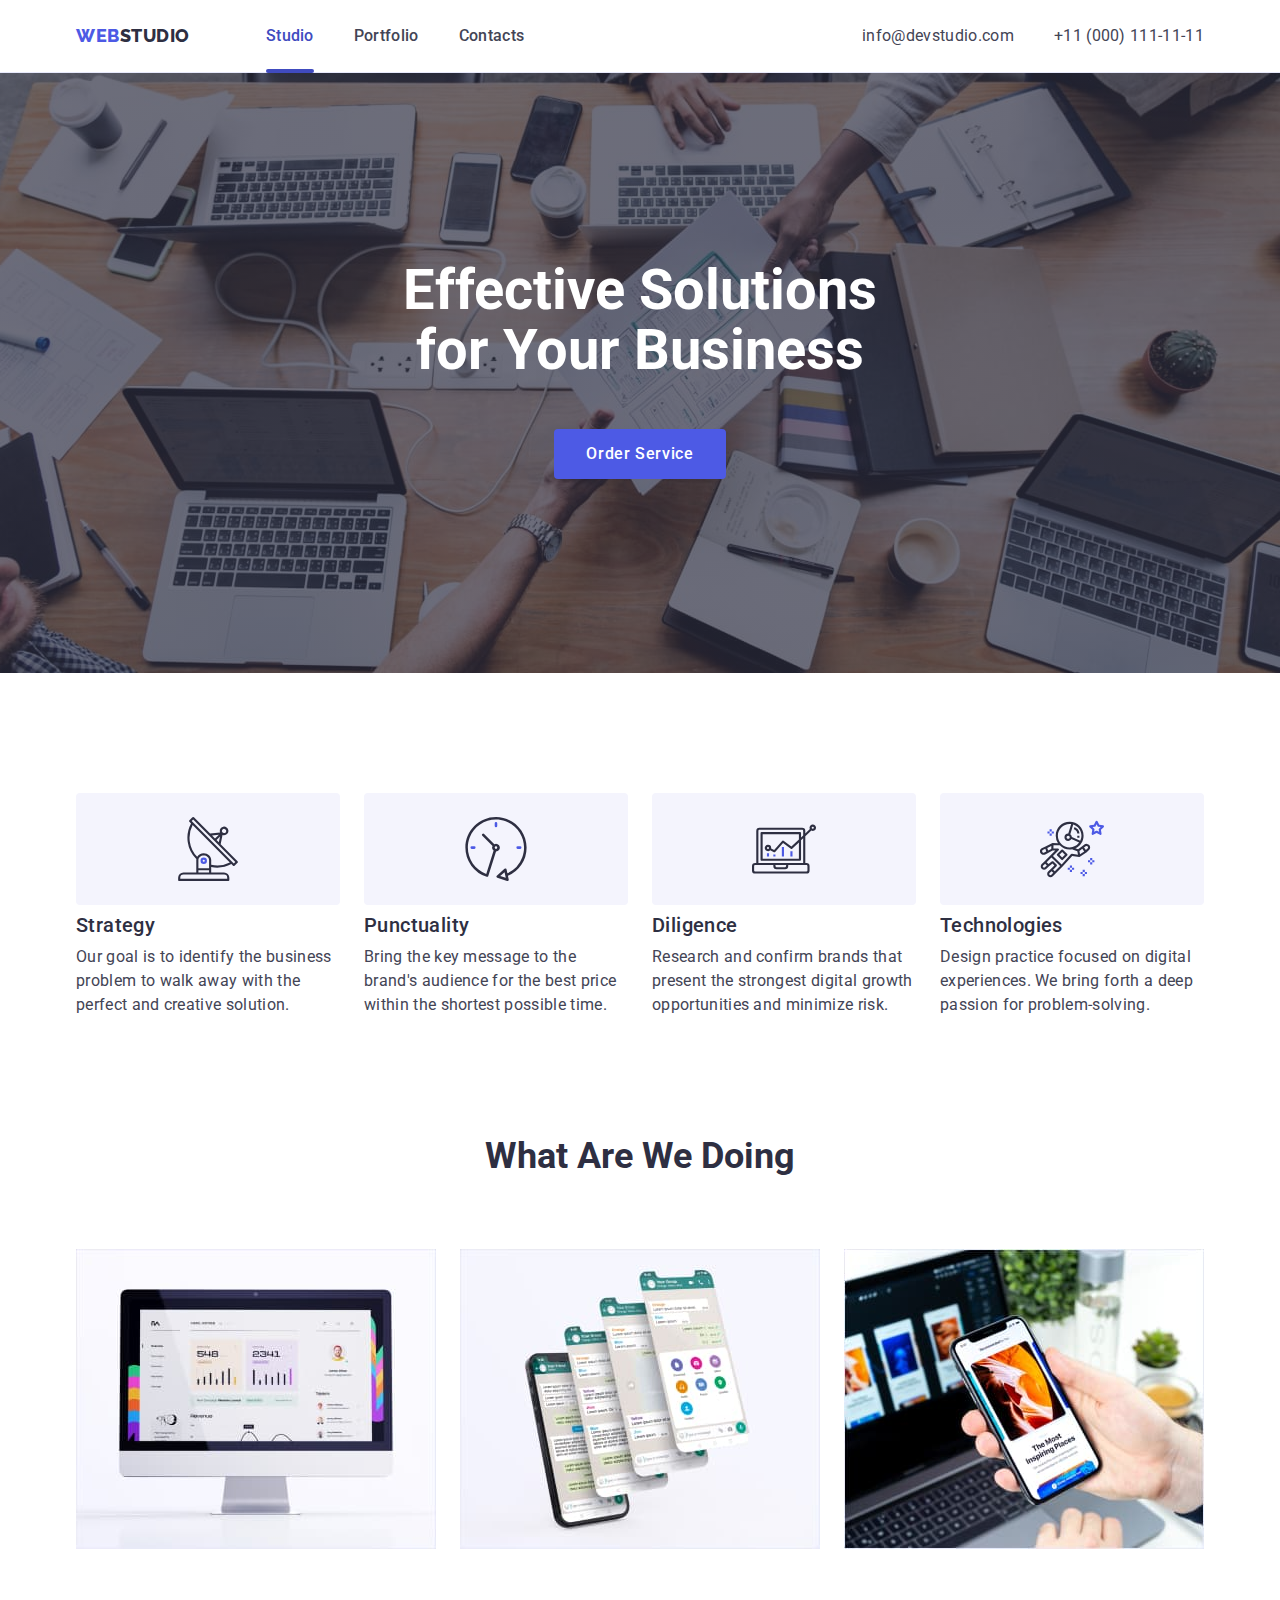
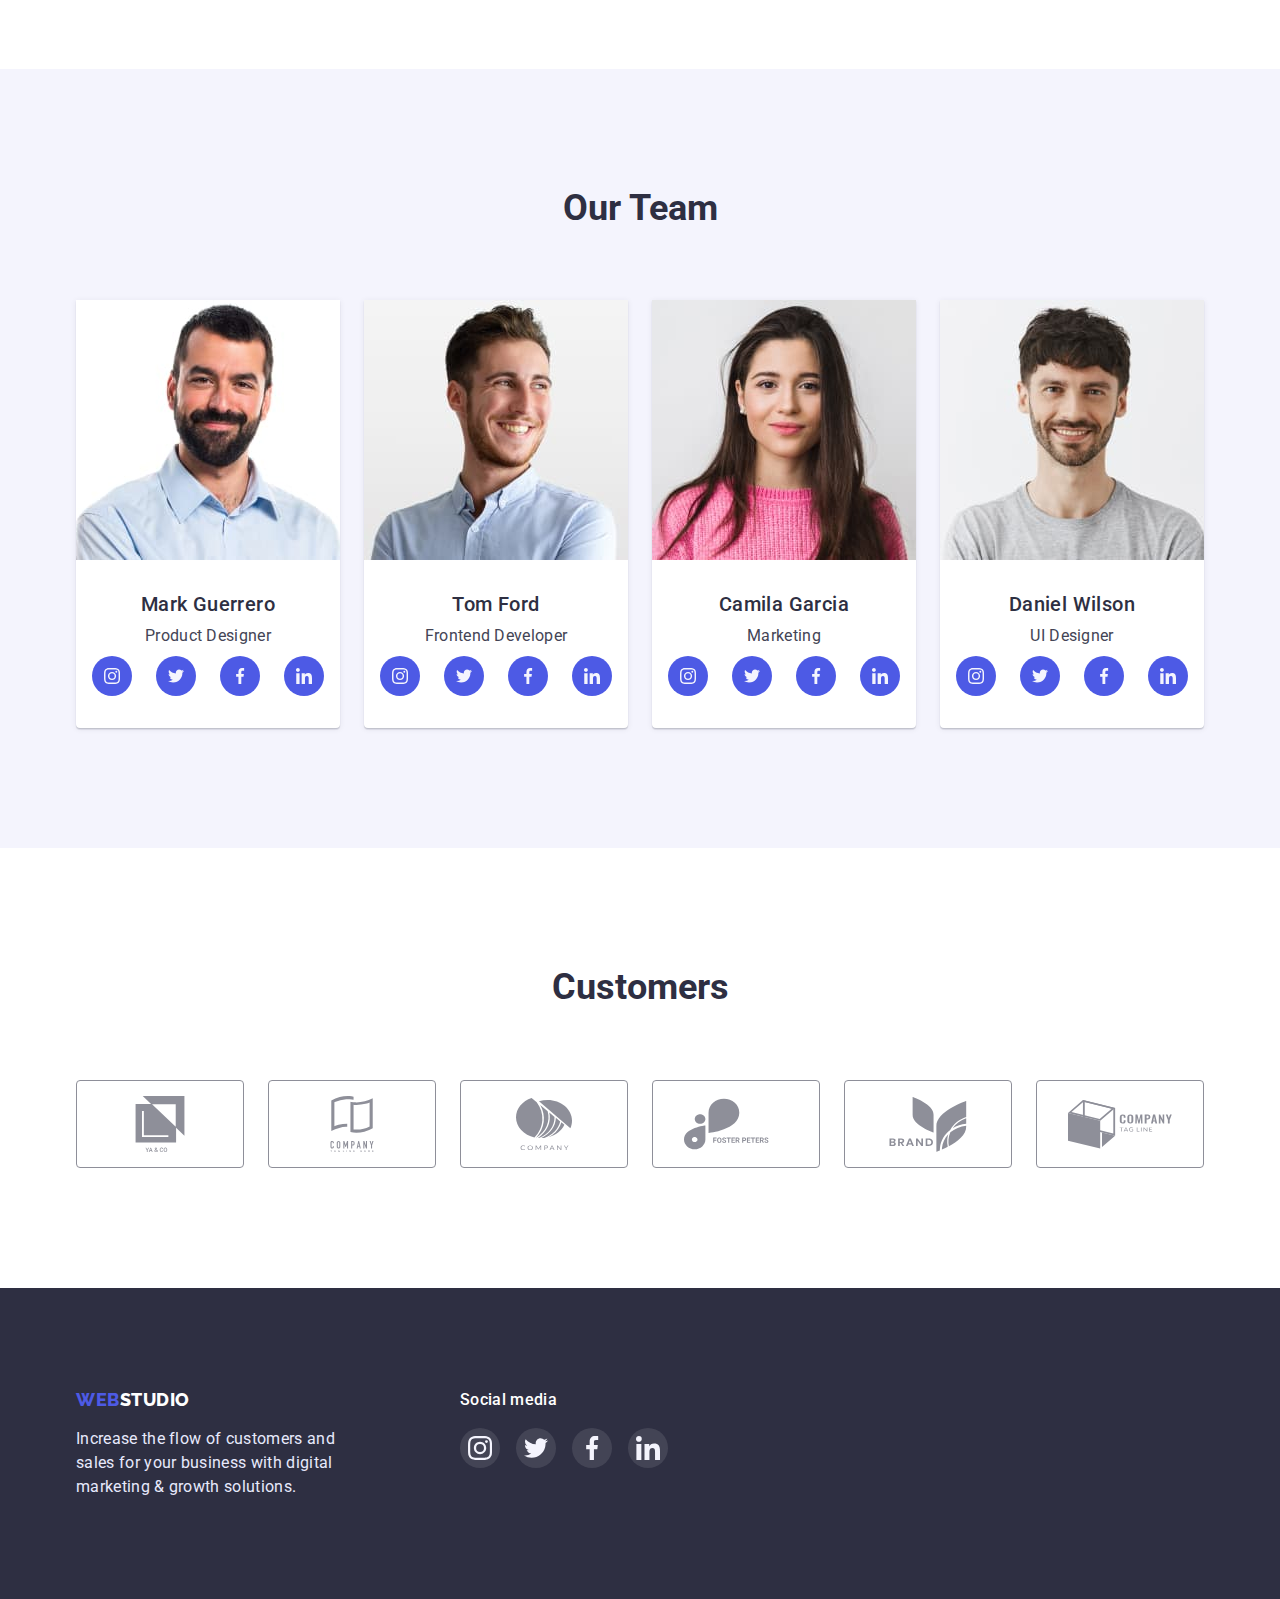
<file: index.html>
<!DOCTYPE html>
<html lang="en">

<head>
  <meta charset="UTF-8" />
  <meta http-equiv="X-UA-Compatible" content="IE=edge" />
  <meta name="viewport" content="width=device-width, initial-scale=1.0" />
  <title>Web-Studio</title>

  <link href="
  https://cdn.jsdelivr.net/npm/modern-normalize@1.1.0/modern-normalize.min.css
  " rel="stylesheet">

  <link rel="stylesheet" href="./css/styles.css">


  <!--font-family-->
  <link rel="preconnect" href="https://fonts.googleapis.com">
  <link rel="preconnect" href="https://fonts.gstatic.com" crossorigin>
  <link href="https://fonts.googleapis.com/css2?family=Raleway:wght@800&family=Roboto:wght@400;500;700;900&display=swap"
    rel="stylesheet">
</head>




<body>


  <!--head-->
  <header class="header">

    <div class="container header-container">

      <nav class="container-nav">
        <a href="./index.html" class="logo-second logo"> <span class="logo-fisrt">Web</span>Studio</a>
        <ul class="site-nav">
          <li> <a href="./index.html" class="nav-link current">Studio</a></li>
          <li> <a href="./portfolio.html" class="nav-link">Portfolio</a></li>
          <li> <a href="" class="nav-link">Contacts</a></li>
        </ul>
      </nav>


      <address>

        <ul class="address">
          <li>
            <a class="address-link" href="mailto:info@devstudio.com">info@devstudio.com </a>
          </li>
          <li>
            <a class="address-link" href="tel:+110001111111">+11 (000) 111-11-11</a>

          </li>
        </ul>

      </address>
    </div>
  </header>
  <!--content-->

  <!-- hero -->
  <main>
    <section class="hero">
      <div class="container">
        <h1 class="hero-title">Effective Solutions for Your Business</h1>
        <button type="button" class="button-hero" data-modal-open>Order Service</button>
      </div>

    </section>
    <section class="features">
      <div class="container">


        <h2 class="visually-hidden">features</h2>
        <ul class="features-list">
          <li>

            <div class="icon-container">
              <svg class="svg-features">
                <use href="./images/icons.svg#icon-antenna">
                </use>
              </svg>
            </div>


            <h3 class="section-subtile">Strategy</h3>
            <p class="section-paragraph">Our goal is to identify the business
              problem to walk away with the perfect and creative solution.</p>
          </li>
          <li>

            <div class="icon-container">
              <svg class="svg-features">
                <use href="./images/icons.svg#icon-clock">

                </use>
              </svg>
            </div>


            <h3 class="section-subtile">Punctuality</h3>
            <p class="section-paragraph">Bring the key message to the brand's audience for the best price within the
              shortest possible
              time.</p>
          </li>
          <li>

            <div class="icon-container">
              <svg class="svg-features">
                <use href="./images/icons.svg#icon-diagram">

                </use>
              </svg>
            </div>


            <h3 class="section-subtile">Diligence</h3>
            <p class="section-paragraph">Research and confirm brands that present the strongest digital growth
              opportunities and minimize
              risk.</p>
          </li>
          <li>

            <div class="icon-container">
              <svg class="svg-features">
                <use href="./images/icons.svg#icon-astronaut">

                </use>
              </svg>
            </div>


            <h3 class="section-subtile">Technologies</h3>
            <p class="section-paragraph">Design practice focused on digital experiences. We bring forth a deep passion
              for
              problem-solving.</p>
          </li>
        </ul>
      </div>
    </section>
    <section class="about">
      <div class="container">
        <h2 class="section-title">What are we doing</h2>
        <ul class="section-img">
          <li><img src="./images/computer-screen.jpg" alt="computer-screen" width="360" height="300">
          </li>
          <li><img src="./images/telephones.jpg" alt="telephones" width="360" height="300"></li>
          <li><img src="./images/laptop-and-phone.jpg" alt="laptop-and-phone" width="360" height="300"></li>
        </ul>
      </div>
    </section>
    <section class="team">
      <div class="container">
        <h2 class="section-title">Our Team</h2>
        <ul class="team-list">
          <li class="team-item"><img src="./images/Mark-Guerrero.jpg" alt=" Mark-Guerrero-Product-Designer" width="264"
              height="260">
            <h3 class="section-subtile">Mark Guerrero</h3>
            <p class="section-paragraph team-paragraph">Product Designer</p>

            <ul class="social-list">
              <li class="social-item">
                <a class="social-link" href="#">

                  <svg class="social-icon">
                    <use href="./images/icons.svg#icon-instagram"></use>
                  </svg>

                </a>
              </li>
              <li class="social-item">
                <a class="social-link" href="#">

                  <svg class="social-icon">
                    <use href="./images/icons.svg#icon-twitter"></use>
                  </svg>

                </a>
              </li>
              <li class="social-item">
                <a class="social-link" href="#">

                  <svg class="social-icon">
                    <use href="./images/icons.svg#icon-facebook"></use>
                  </svg>

                </a>
              </li>
              <li class="social-item">
                <a class="social-link" href="#">

                  <svg class="social-icon">
                    <use href="./images/icons.svg#icon-linkedin"></use>
                  </svg>

                </a>
              </li>
            </ul>
          </li>
          <li class="team-item"><img src="./images/Tom-Ford.jpg" alt=" Tom Ford Frontend Developer" width="264"
              height="260">
            <h3 class="section-subtile">Tom Ford</h3>
            <p class="section-paragraph team-paragraph">Frontend Developer</p>

            <ul class="social-list">
              <li class="social-item">
                <a class="social-link" href="#">

                  <svg class="social-icon">
                    <use href="./images/icons.svg#icon-instagram"></use>
                  </svg>

                </a>
              </li>
              <li class="social-item">
                <a class="social-link" href="#">

                  <svg class="social-icon">
                    <use href="./images/icons.svg#icon-twitter"></use>
                  </svg>

                </a>
              </li>
              <li class="social-item">
                <a class="social-link" href="#">

                  <svg class="social-icon">
                    <use href="./images/icons.svg#icon-facebook"></use>
                  </svg>

                </a>
              </li>
              <li class="social-item">
                <a class="social-link" href="#">

                  <svg class="social-icon">
                    <use href="./images/icons.svg#icon-linkedin"></use>
                  </svg>

                </a>
              </li>
            </ul>

          </li>
          <li class="team-item"><img src="./images/Camila-Garcia.jpg" alt="Camila Garcia Marketing" width="264"
              height="260">
            <h3 class="section-subtile">Camila Garcia</h3>
            <p class="section-paragraph team-paragraph">Marketing</p>

            <ul class="social-list">
              <li class="social-item">
                <a class="social-link" href="#">

                  <svg class="social-icon">
                    <use href="./images/icons.svg#icon-instagram"></use>
                  </svg>

                </a>
              </li>
              <li class="social-item">
                <a class="social-link" href="#">

                  <svg class="social-icon">
                    <use href="./images/icons.svg#icon-twitter"></use>
                  </svg>

                </a>
              </li>
              <li class="social-item">
                <a class="social-link" href="#">

                  <svg class="social-icon">
                    <use href="./images/icons.svg#icon-facebook"></use>
                  </svg>

                </a>
              </li>
              <li class="social-item">
                <a class="social-link" href="#">

                  <svg class="social-icon">
                    <use href="./images/icons.svg#icon-linkedin"></use>
                  </svg>

                </a>
              </li>
            </ul>


          </li>
          <li class="team-item"><img src="./images/Daniel-Wilson.jpg" alt="UI Designer" width="264" height="260">
            <h3 class="section-subtile">Daniel Wilson</h3>
            <p class="section-paragraph team-paragraph">UI Designer</p>

            <ul class="social-list">
              <li class="social-item">
                <a class="social-link" href="#">

                  <svg class="social-icon">
                    <use href="./images/icons.svg#icon-instagram"></use>
                  </svg>

                </a>
              </li>
              <li class="social-item">
                <a class="social-link" href="#">

                  <svg class="social-icon">
                    <use href="./images/icons.svg#icon-twitter"></use>
                  </svg>

                </a>
              </li>
              <li class="social-item">
                <a class="social-link" href="#">

                  <svg class="social-icon">
                    <use href="./images/icons.svg#icon-facebook"></use>
                  </svg>

                </a>
              </li>
              <li class="social-item">
                <a class="social-link">

                  <svg class="social-icon" href="#">
                    <use href="./images/icons.svg#icon-linkedin"></use>
                  </svg>

                </a>
              </li>
            </ul>

          </li>
        </ul>
      </div>
    </section>
    <section class="Customers">
      <div class="container">

        <h3 class="section-title">Customers</h3>
        <ul class="customers-list">
          <li class="customers-item">
            <a class="customers-link" href="#">

              <svg class="svg-customers">
                <use href="./images/icons.svg#icon-Union"></use>
              </svg>

            </a>
          </li>

          <li class="customers-item">
            <a class="customers-link" href="#">

              <svg class="svg-customers">
                <use href="./images/icons.svg#icon-group"></use>
              </svg>

            </a>
          </li>

          <li class="customers-item">
            <a class="customers-link" href="#">

              <svg class="svg-customers">
                <use href="./images/icons.svg#icon-ya-co"></use>
              </svg>

            </a>
          </li>

          <li class="customers-item">
            <a class="customers-link" href="#">

              <svg class="svg-customers">
                <use href="./images/icons.svg#icon-company-t-h"></use>
              </svg>

            </a>
          </li>

          <li class="customers-item">
            <a class="customers-link" href="#">

              <svg class="svg-customers">
                <use href="./images/icons.svg#icon-company"></use>
              </svg>

            </a>
          </li>

          <li class="customers-item">
            <a class="customers-link" href="#">

              <svg class="svg-customers">
                <use href="./images/icons.svg#icon-logo"></use>
              </svg>

            </a>
          </li>
        </ul>
      </div>

    </section>



  </main>

  <!--footer-->
  <footer class="section-footer">
    <div class="container container-footer">
      <div class="footer-logo-p">
        <a href="./index.html" class="logo-second"> <span class="logo-fisrt">Web</span>Studio</a>

        <p class="footer-text">Increase the flow of customers and sales for your business with digital marketing &
          growth
          solutions.</p>
      </div>


      <div class="footer-social-media">
        <h4 class="footer-title">Social media</h4>

        <ul class="footer-social-list">
          <li class="footer-social-item">
            <a class="footer-social-link" href="#">

              <svg class="footer-social-icon">
                <use href="./images/icons.svg#icon-instagram"></use>
              </svg>

            </a>
          </li>
          <li class="footer-social-item">
            <a class="footer-social-link" href="#">

              <svg class="footer-social-icon">
                <use href="./images/icons.svg#icon-twitter"></use>
              </svg>

            </a>
          </li>
          <li class="footer-social-item">
            <a class="footer-social-link" href="#">

              <svg class="footer-social-icon">
                <use href="./images/icons.svg#icon-facebook"></use>
              </svg>

            </a>
          </li>
          <li class="footer-social-item">
            <a class="footer-social-link" href="#">

              <svg class="footer-social-icon">
                <use href="./images/icons.svg#icon-linkedin"></use>
              </svg>

            </a>
          </li>
        </ul>
      </div>

    </div>
  </footer>


  <!-- modal-hero -->
  <div class="backdrop is-hidden" data-modal>
    <div class="modal">
      <button class="modal-close" type="button" data-modal-close>
        <div class="modal-item">
          <svg class="modal-icon">
            <use href="./images/icons.svg#icon-button-close"></use>
          </svg>
        </div>
      </button>
    </div>
  </div>


  <!-- script -->
  <script src="./js/modal.js"></script>

</body>

</html>
</file>
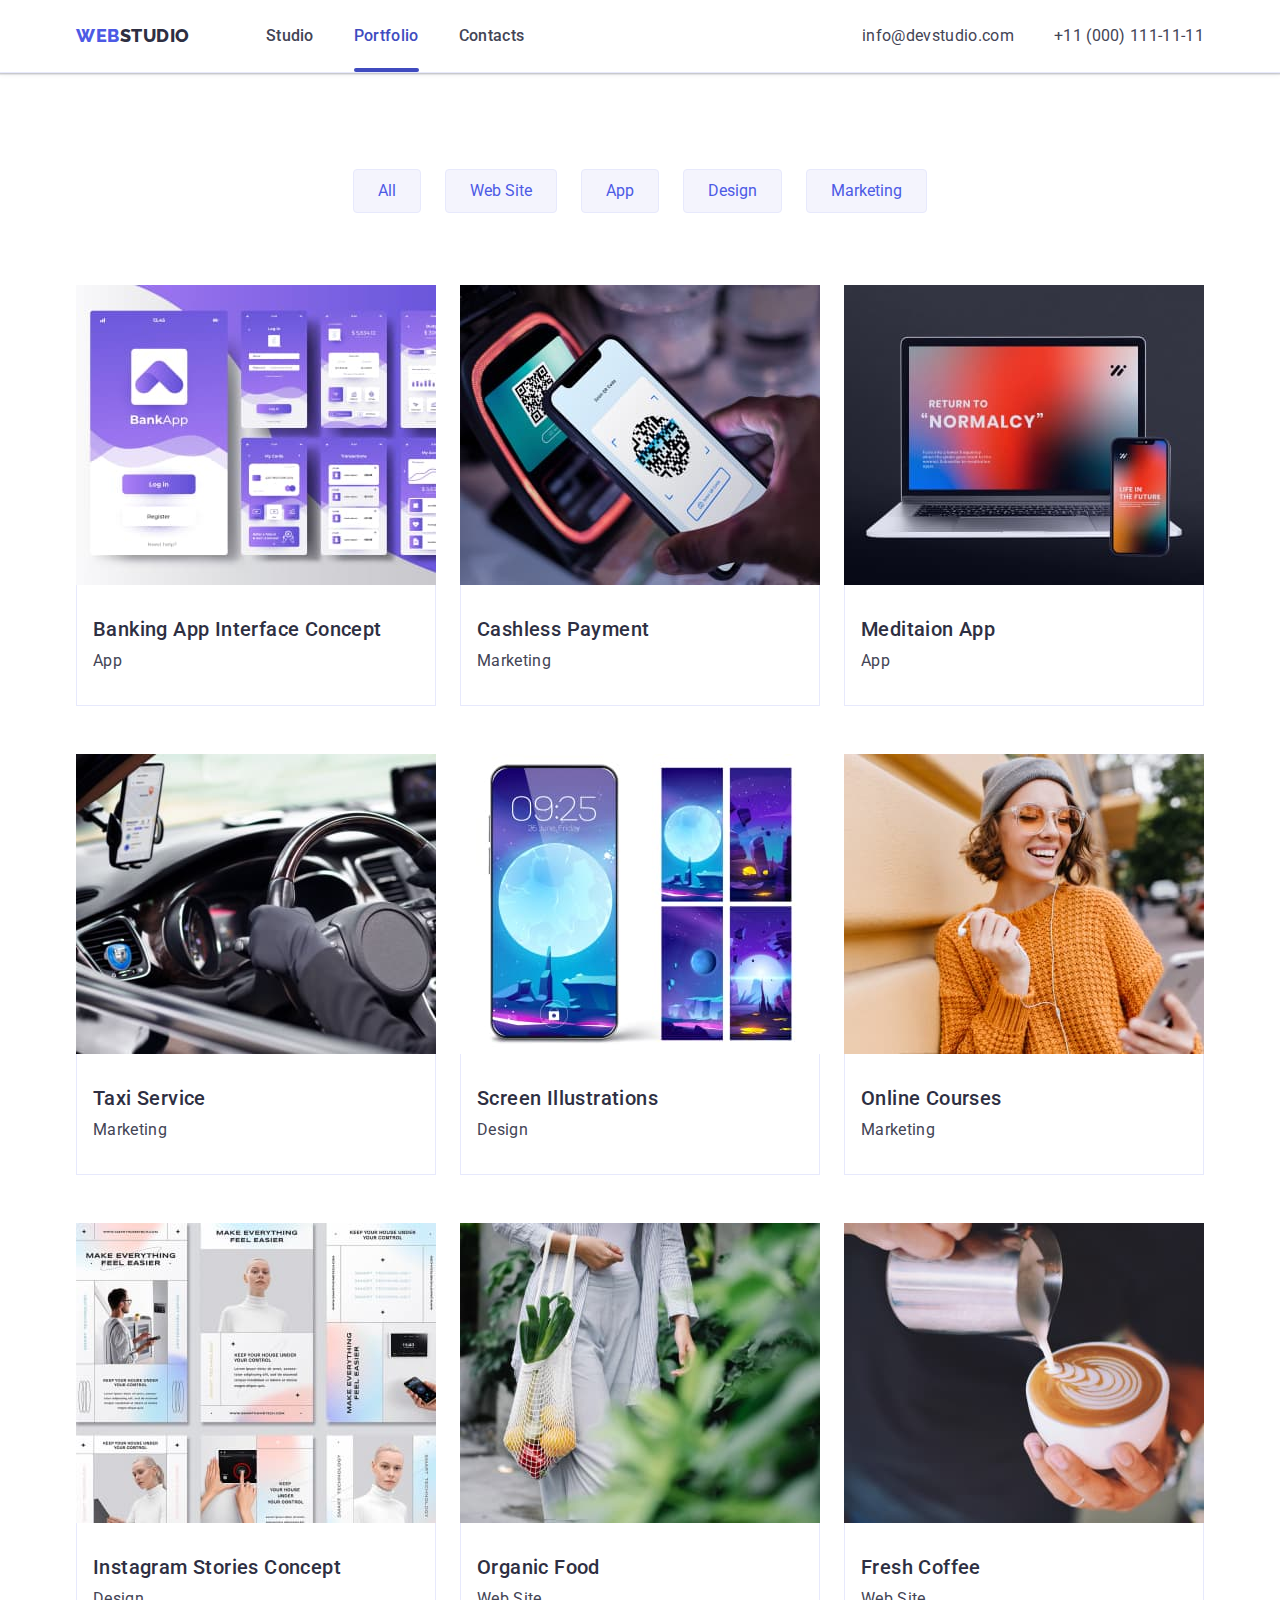
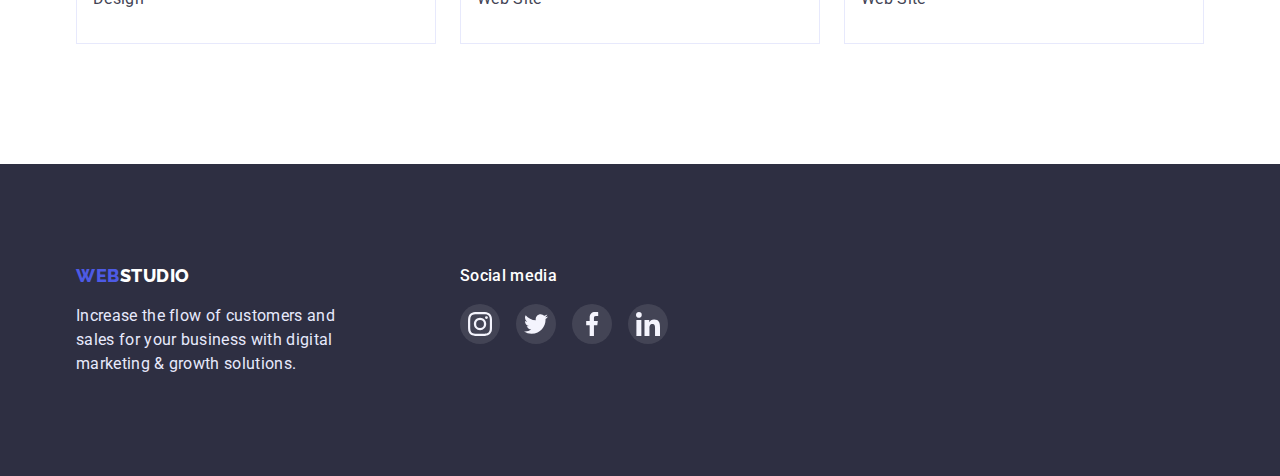
<file: portfolio.html>
<!DOCTYPE html>
<html lang="en">

<head>
    <meta charset="UTF-8">
    <meta http-equiv="X-UA-Compatible" content="IE=edge">
    <meta name="viewport" content="width=device-width, initial-scale=1.0">
    <title>Portfolio</title>

    <link href="
    https://cdn.jsdelivr.net/npm/modern-normalize@1.1.0/modern-normalize.min.css
    " rel="stylesheet">

    <link rel="stylesheet" href="./scc/styles.css">

    <!--font-family-->
    <link rel="preconnect" href="https://fonts.googleapis.com">
    <link rel="preconnect" href="https://fonts.gstatic.com" crossorigin>
    <link
        href="https://fonts.googleapis.com/css2?family=Raleway:wght@800&family=Roboto:wght@400;500;700;900&display=swap"
        rel="stylesheet">
</head>



<body>

    <!--head-->
    <header class="header">

        <div class="container header-container">

            <nav class="container-nav">
                <a href="./index.html" class="logo-second logo"> <span class="logo-fisrt">Web</span>Studio</a>
                <ul class="site-nav">
                    <li> <a href="./index.html" class="nav-link">Studio</a></li>
                    <li> <a href="./portfolio.html" class="nav-link current">Portfolio</a></li>
                    <li> <a href="" class="nav-link">Contacts</a></li>
                </ul>
            </nav>


            <address>

                <ul class="address">
                    <li>
                        <a class="address-link" href="mailto:info@devstudio.com">info@devstudio.com </a>
                    </li>
                    <li>
                        <a class="address-link" href="tel:+110001111111">+11 (000) 111-11-11</a>

                    </li>
                </ul>

            </address>
        </div>
    </header>

    <main>


        <section class="portfolio">
            <div class="container">
                <h1 hidden>Job filter</h1>
                <ul class="list-filter">
                    <li><button type="button" class="button-filter">All</button>
                    </li>
                    <li><button type="button" class="button-filter">Web Site</button>
                    </li>
                    <li><button type="button" class="button-filter">App</button>
                    </li>
                    <li><button type="button" class="button-filter">Design</button>
                    </li>
                    <li><button type="button" class="button-filter">Marketing</button>
                    </li>
                </ul>


                <ul class="list-element-filter">
                    <li class="filter-item">
                        <a class="filter-link" href="">

                            <div class="container-servise-info">
                                <img src="./images/banking-app.jpg" alt="Banking App Interface Concept" width="360"
                                    height="300">
                                <div class="servise-info">
                                    <p>14 Stylish and User-Friendly App Design Concepts · Task Manager App · Calorie
                                        Tracker
                                        App · Exotic Fruit Ecommerce App ·
                                        Cloud Storage App</p>
                                </div>
                            </div>

                            <div class="project-container">
                                <h2 class="section-subtile">Banking App Interface Concept</h2>
                                <p class="section-paragraph">App</p>
                            </div>
                        </a>



                    </li>
                    <li class="filter-item">
                        <a class="filter-link" href="">

                            <div class="container-servise-info">
                                <img src="./images/cashless-payment.jpg" alt=" qr code payment by phone" width="360"
                                    height="300">
                                <div class="servise-info">
                                    <p>14 Stylish and User-Friendly App Design Concepts · Task Manager App · Calorie
                                        Tracker
                                        App · Exotic Fruit Ecommerce App ·
                                        Cloud Storage App</p>
                                </div>
                            </div>

                            <div class="project-container">
                                <h2 class="section-subtile">Cashless Payment</h2>
                                <p class="section-paragraph">Marketing</p>
                            </div>
                        </a>



                    </li>
                    <li class="filter-item">
                        <a class="filter-link" href="">
                            <div class="container-servise-info">

                                <img src="./images/meditation-app.jpg" alt="medetation app for phone and laptop"
                                    width="360" height="300">
                                <div class="servise-info">
                                    <p>14 Stylish and User-Friendly App Design Concepts · Task Manager App · Calorie
                                        Tracker
                                        App · Exotic Fruit Ecommerce App ·
                                        Cloud Storage App</p>
                                </div>
                            </div>

                            <div class="project-container">
                                <h2 class="section-subtile">Meditaion App</h2>
                                <p class="section-paragraph"> App</p>
                            </div>
                        </a>



                    </li>
                    <li class="filter-item">
                        <a class="filter-link" href="">

                            <div class="container-servise-info">
                                <img src="./images/taxi-service.jpg" alt="app for taxi in the car" width="360"
                                    height="300">
                                <div class="servise-info">
                                    <p>14 Stylish and User-Friendly App Design Concepts · Task Manager App · Calorie
                                        Tracker
                                        App · Exotic Fruit Ecommerce App ·
                                        Cloud Storage App</p>
                                </div>
                            </div>
                            <div class="project-container">
                                <h2 class="section-subtile">Taxi Service</h2>
                                <p class="section-paragraph"> Marketing</p>
                            </div>
                        </a>



                    </li>
                    <li class="filter-item">
                        <a class="filter-link" href="">

                            <div class="container-servise-info">
                                <img src="./images/screen-illustrations.jpg" alt="screen illustrations on the phone"
                                    width="360" height="300">
                                <div class="servise-info">
                                    <p>14 Stylish and User-Friendly App Design Concepts · Task Manager App · Calorie
                                        Tracker
                                        App · Exotic Fruit Ecommerce App ·
                                        Cloud Storage App</p>
                                </div>
                            </div>

                            <div class="project-container">
                                <h2 class="section-subtile">Screen Illustrations</h2>
                                <p class="section-paragraph">Design</p>
                            </div>
                        </a>




                    </li>
                    <li class="filter-item">
                        <a class="filter-link" href="">
                            <div class="container-servise-info">
                                <img src="./images/online-courses.jpg" alt="the girl conducts an online course"
                                    width="360" height="300">
                                <div class="servise-info">
                                    <p>14 Stylish and User-Friendly App Design Concepts · Task Manager App · Calorie
                                        Tracker
                                        App · Exotic Fruit Ecommerce App ·
                                        Cloud Storage App</p>
                                </div>
                            </div>

                            <div class="project-container">
                                <h2 class="section-subtile">Online Courses</h2>
                                <p class="section-paragraph"> Marketing</p>
                            </div>
                        </a>



                    </li>
                    <li class="filter-item">
                        <a class="filter-link" href="">
                            <div class="container-servise-info">
                                <img src="./images/inst-stories.jpg" alt="Instagram Stories Concept" width="360"
                                    height="300">
                                <div class="servise-info">
                                    <p>14 Stylish and User-Friendly App Design Concepts · Task Manager App · Calorie
                                        Tracker
                                        App · Exotic Fruit Ecommerce App ·
                                        Cloud Storage App</p>
                                </div>
                            </div>

                            <div class="project-container">
                                <h2 class="section-subtile">Instagram Stories Concept</h2>
                                <p class="section-paragraph">Design</p>
                            </div>
                        </a>



                    </li>
                    <li class="filter-item">
                        <a class="filter-link" href="">
                            <div class="container-servise-info">
                                <img src="./images/organic-food.jpg" alt="Organic Food" width="360" height="300">
                                <div class="servise-info">
                                    <p>14 Stylish and User-Friendly App Design Concepts · Task Manager App · Calorie
                                        Tracker
                                        App · Exotic Fruit Ecommerce App ·
                                        Cloud Storage App</p>
                                </div>
                            </div>

                            <div class="project-container">
                                <h2 class="section-subtile">Organic Food</h2>
                                <p class="section-paragraph">Web Site</p>
                            </div>
                        </a>



                    </li>
                    <li class="filter-item">
                        <a class="filter-link" href="">
                            <div class="container-servise-info">
                                <img src="./images/fresh-coffe.jpg" alt="making coffe" width="360" height="300">
                                <div class="servise-info">
                                    <p>14 Stylish and User-Friendly App Design Concepts · Task Manager App · Calorie
                                        Tracker
                                        App · Exotic Fruit Ecommerce App ·
                                        Cloud Storage App</p>
                                </div>
                            </div>

                            <div class="project-container">
                                <h2 class="section-subtile">Fresh Coffee</h2>
                                <p class="section-paragraph">Web Site</p>
                            </div>
                        </a>



                    </li>
                </ul>


            </div>

        </section>

    </main>



    <!--footer-->
    <footer class="section-footer">
        <div class="container container-footer">
            <div class="footer-logo-p">
                <a href="./index.html" class="logo-second"> <span class="logo-fisrt">Web</span>Studio</a>

                <p class="footer-text">Increase the flow of customers and sales for your business with digital marketing
                    &
                    growth
                    solutions.</p>
            </div>


            <div class="footer-social-media">
                <h4 class="footer-title">Social media</h4>

                <ul class="footer-social-list">
                    <li class="footer-social-item">
                        <a class="footer-social-link" href="#">

                            <svg class="footer-social-icon">
                                <use href="./images/icons.svg#icon-instagram"></use>
                            </svg>

                        </a>
                    </li>
                    <li class="footer-social-item">
                        <a class="footer-social-link" href="#">

                            <svg class="footer-social-icon">
                                <use href="./images/icons.svg#icon-twitter"></use>
                            </svg>

                        </a>
                    </li>
                    <li class="footer-social-item">
                        <a class="footer-social-link" href="#">

                            <svg class="footer-social-icon">
                                <use href="./images/icons.svg#icon-facebook"></use>
                            </svg>

                        </a>
                    </li>
                    <li class="footer-social-item">
                        <a class="footer-social-link" href="#">

                            <svg class="footer-social-icon">
                                <use href="./images/icons.svg#icon-linkedin"></use>
                            </svg>

                        </a>
                    </li>
                </ul>
            </div>

        </div>
    </footer>



</body>

</html>
</file>
<file: css/styles.css>
html {
  box-sizing: border-box;
}

*,
*::before,
*::after {
  box-sizing: inherit;
}

:root {
  --white-color: #ffffff;
  --border-filter-color: #e7e9fc;
  --main-color: #434455;
  --background-color: #e5e5e5;
  --brend-color: #4d5ae5;
  --title-color: #2e2f42;
  --active-color: #404bbf;
  --background-color-team: #f4f4fd;
  --svg-item-color: #8e8f99;
  --active-color-footer: #31d0aa;
  --background-color-modal: #fcfcfc;
  --color-black: #000000;
}

body {
  font-family: 'Roboto', sans-serif;
  background-color: var(--white-color);
  font-size: 16px;
}

h1,
h2,
h3,
h4,
h5,
h6,
p,
ul {
  padding: 0;
  margin: 0;
}

ul {
  list-style: none;
}

img {
  display: block;
  max-width: 100%;
  height: auto;
}

.container {
  max-width: 1158px;
  padding: 0 15px;
  margin: 0 auto;
}

.visually-hidden {
  position: absolute;
  width: 1px;
  height: 1px;
  margin: -1px;
  border: 0;
  padding: 0;
  white-space: nowrap;
  clip-path: inset(100%);
  clip: rect(0 0 0 0);
  overflow: hidden;
}
/*header*/
.header {
  border-bottom: 1px solid var(--border-filter-color);
  box-shadow: 0px 2px 1px rgba(46, 47, 66, 0.08),
    0px 1px 1px rgba(46, 47, 66, 0.16), 0px 1px 6px rgba(46, 47, 66, 0.08);
}

.header-container {
  justify-content: space-between;

  display: flex;
  align-items: center;
}
.container-nav {
  align-items: center;
  display: flex;
}

.logo {
  margin-right: 76px;
}
.logo-fisrt {
  color: var(--brend-color);
}
.logo-second {
  gap: 76px;

  color: var(--title-color);
  font-family: 'Raleway';
  font-style: normal;
  font-weight: 800;
  font-size: 18px;
  line-height: 1.3;
  letter-spacing: 0.03em;
  text-transform: uppercase;
  text-decoration: none;
}

.site-nav {
  gap: 40px;
  display: flex;
}

.nav-link {
  position: relative;

  padding-top: 24px;
  padding-bottom: 24px;
  display: block;
  color: var(--main-color);
  text-decoration: none;
  font-weight: 500;
  line-height: 1.5;
  letter-spacing: 0.02em;

  transition-property: color;
  transition-duration: 250ms;
  transition-timing-function: cubic-bezier(0.4, 0, 0.2, 1);
}

.nav-link.current::after {
  position: absolute;
  bottom: -1px;
  left: 0;
  width: 100%;
  height: 4px;
  border-radius: 2px;
  content: '';
  background-color: currentColor;
}

.nav-link:hover,
.nav-link:focus {
  color: var(--active-color);
}

.site-nav .current {
  color: var(--active-color);
}
.site-nav.nav-link .carrent:active {
  color: var(--active-color);
}

.address {
  gap: 40px;
  display: flex;
  color: var(--main-color);
}
.address-link {
  color: var(--main-color);
  line-height: 1.5;
  letter-spacing: 0.02em;
  font-style: normal;
  text-decoration: none;
}

/*hero*/
.hero {
  padding: 188px 0px;
  height: 600px;
  max-width: 1440px;
  margin-left: auto;
  margin-right: auto;
  background-image: linear-gradient(
      rgba(46, 47, 66, 0.7),
      rgba(46, 47, 66, 0.7)
    ),
    url(../images/people-office.jpg);
  background-color: var(--title-color);

  text-align: center;
  background-repeat: no-repeat;
  background-position: center;
  background-size: cover;
}
.hero-title {
  width: 494px;
  margin-bottom: 48px;
  display: inline-block;

  color: var(--white-color);
  font-size: 56px;
  line-height: 1.07;
}
.button-hero {
  transition-property: background-color;
  transition-duration: 250ms;
  transition-timing-function: cubic-bezier(0.4, 0, 0.2, 1);

  padding: 16px 32px;
  display: flex;
  margin-left: auto;
  margin-right: auto;
  background: var(--brend-color);
  color: var(--white-color);
  border: 1px;
  border-radius: 4px;
  font-weight: 500;

  letter-spacing: 0.04em;
  cursor: pointer;
}

.button-hero:hover,
.button-hero:focus {
  background-color: var(--active-color);
}
/*section-features */
.features {
  padding-top: 120px;
}

.features-list > li {
  width: calc((100% - 72px) / 4);
}

.features-list {
  gap: 24px;
  display: flex;
}

.icon-container {
  display: flex;
  justify-content: center;
  align-items: center;
  width: 264px;
  height: 112px;
  margin-bottom: 8px;
  border-radius: 4px;

  background-color: var(--background-color-team);
}

.svg-features {
  width: 64px;
  height: 64px;
}
.section-subtile {
  margin-bottom: 8px;

  color: var(--title-color);
  font-weight: 500;
  font-size: 20px;
  line-height: 1.2;
  letter-spacing: 0.02em;
}
.section-paragraph {
  color: var(--main-color);

  line-height: 1.5;
  letter-spacing: 0.02em;
}

/*section-What are we doing*/

.about {
  padding-top: 120px;
  padding-bottom: 120px;
}

.team {
  padding: 120px 0px;
  background: var(--background-color-team);
}
.section-title {
  text-align: center;
  margin-bottom: 72px;

  color: var(--title-color);
  font-size: 36px;
  line-height: 1.1;

  text-transform: capitalize;
}

.section-img {
  display: flex;
  gap: 24px;
}

/*team*/
.team-item {
  padding-bottom: 32px;
  background-color: var(--white-color);
  box-shadow: 0px 1px 6px rgba(46, 47, 66, 0.08),
    0px 1px 1px rgba(46, 47, 66, 0.16), 0px 2px 1px rgba(46, 47, 66, 0.08);
  border-radius: 0px 0px 4px 4px;
}

.team-item > img {
  margin-bottom: 32px;
}

.team-paragraph {
  margin-bottom: 8px;
}

.team-list {
  gap: 24px;
  display: flex;
}

.team-list {
  text-align: center;
}

/*social-icon*/
.social-list {
  justify-content: center;
  gap: 24px;
  display: flex;
}

.social-item {
  width: 40px;
  height: 40px;
}

.social-link {
  transition-property: background-color;
  transition-duration: 250ms;
  transition-timing-function: cubic-bezier(0.4, 0, 0.2, 1);

  display: flex;
  align-items: center;
  justify-content: center;
  border-radius: 50%;
  width: 100%;
  height: 100%;
  background-color: var(--brend-color);
  fill: var(--background-color-team);
}

.social-link:hover,
.social-link:focus {
  background-color: var(--active-color);
}

.social-icon {
  width: 16px;
  height: 16px;
}

/*customers*/

.Customers {
  padding-top: 120px;
  padding-bottom: 120px;
}

.customers-list {
  gap: 24px;
  display: flex;
}

.customers-item {
  width: 168px;
}

.customers-link:hover,
.customers-link:focus {
  border-color: var(--active-color);
  fill: var(--active-color);
}

.customers-link {
  transition-property: fill, border-color;
  transition-duration: 250ms;
  transition-timing-function: cubic-bezier(0.4, 0, 0.2, 1);

  display: flex;
  justify-content: center;
  align-items: center;
  width: 100%;
  height: 88px;
  fill: var(--svg-item-color);

  border: 1px solid var(--svg-item-color);
  border-radius: 4px;
}

.svg-customers {
  width: 104px;
  height: 56px;
}

/* modal-hero */

.backdrop {
  transition-property: opacity, transform, background-color, visibility;
  transition-duration: 250ms;
  transition-timing-function: cubic-bezier(0.4, 0, 0.2, 1);

  position: fixed;
  top: 0;
  left: 0;

  display: flex;
  align-items: center;
  justify-content: center;

  width: 100%;
  height: 100%;
  padding: 20px 0;

  background-color: rgba(46, 47, 66, 0.4);
}

.backdrop.is-hidden {
  opacity: 0;
  visibility: hidden;
  pointer-events: none;
}

.modal {
  transition-property: transform;
  transition-duration: 250ms;
  transition-timing-function: cubic-bezier(0.4, 0, 0.2, 1);

  position: relative;
  width: 100%;
  height: 100%;
  max-width: 408px;
  max-height: 576px;

  background-color: var(--background-color-modal);
  box-shadow: 0px 1px 1px rgba(0, 0, 0, 0.14), 0px 1px 3px rgba(0, 0, 0, 0.12),
    0px 2px 1px rgba(0, 0, 0, 0.2);
  border-radius: 4px;
}

.backdrop.is-hidden .modal {
  transform: scale(0);
}

.modal-close {
  position: absolute;
  top: 24px;
  right: 24px;
  cursor: pointer;

  padding: 0;
  margin: 0;
  border-radius: 50%;
  border: 1px solid rgba(0, 0, 0, 0.1);

  background-color: var(--border-filter-color);
}

.modal-close:active {
  background-color: var(--active-color);
  fill: var(--white-color);
}

.modal-item {
  display: flex;
  align-items: center;
  justify-content: center;

  width: 24px;
  height: 24px;
}

.modal-icon {
  width: 8px;
  height: 8px;
}

/*portfolio*/

.portfolio {
  padding-top: 96px;
  padding-bottom: 120px;
}

.list-filter {
  gap: 24px;
  justify-content: center;
  display: flex;

  margin-bottom: 72px;
}
.button-filter {
  transition-property: color, background-color, box-shadow;
  transition-duration: 250ms;
  transition-timing-function: cubic-bezier(0.4, 0, 0.2, 1);

  padding: 12px 24px 12px 24px;
  background: #f4f4fd;
  cursor: pointer;
  border: 1px solid #e7e9fc;
  border-radius: 4px;
  color: var(--brend-color);
}
.button-filter:hover,
.button-filter:focus {
  background-color: var(--active-color);
  color: var(--white-color);
  box-shadow: 0px 3px 1px rgba(0, 0, 0, 0.1), 0px 2px 1px rgba(0, 0, 0, 0.08),
    0px 2px 2px rgba(0, 0, 0, 0.12);

  border-color: var(--active-color);
}

.button-filter-text:hover,
.button-filter-text:focus {
  color: var(--white-color);
}

.list-element-filter {
  gap: 48px 24px;

  display: flex;
  flex-wrap: wrap;
}

.filter-item {
  width: 360px;
}

.filter-link {
  transition-property: box-shadow;
  transition-duration: 250ms;
  transition-timing-function: cubic-bezier(0.4, 0, 0.2, 1);

  display: block;
  text-decoration: none;
}

.filter-link:hover,
.filter-link:focus {
  box-shadow: 0px 1px 6px rgba(46, 47, 66, 0.08),
    0px 1px 1px rgba(46, 47, 66, 0.16), 0px 2px 1px rgba(46, 47, 66, 0.08);
}

.container-servise-info {
  position: relative;
  overflow: hidden;
}

.servise-info {
  transition-property: opacity, transform;
  transition-duration: 250ms;
  transition-timing-function: cubic-bezier(0.4, 0, 0.2, 1);

  position: absolute;
  top: 0;
  left: 0;
  width: 100%;
  height: 100%;
  transform: translatey(100%);

  padding: 20px 32px;

  background-color: var(--brend-color);
  color: var(--background-color-team);
  line-height: 1.5;
  letter-spacing: 0.02em;
}

.filter-link:hover .servise-info,
.filter-link:focus .servise-info {
  transform: translatey(0);
}

.project-container {
  padding-top: 32px;
  padding-bottom: 32px;
  padding-left: 16px;

  border-left: 1px solid var(--border-filter-color);
  border-right: 1px solid var(--border-filter-color);
  border-bottom: 1px solid var(--border-filter-color);
}

/*footer-text*/
.section-footer {
  padding-top: 100px;
  padding-bottom: 100px;
  background-color: var(--title-color);
}

.container-footer {
  display: flex;
  background-color: var(--title-color);
}

.footer-logo-p {
  display: block;
  margin-right: 120px;
}
.footer-text {
  max-width: 264px;
  color: #e7e9fc;
  line-height: 1.5;
  letter-spacing: 0.02em;
}
.section-footer .logo-second {
  margin-bottom: 16px;
  display: block;
  color: var(--white-color);
}

.block-footer > a {
  padding-bottom: 16px;
}

/*social-footer*/

.footer-social-media {
  display: block;
}

.footer-title {
  margin-bottom: 16px;
  font-weight: 500;
  line-height: 1.5;
  letter-spacing: 0.02em;
  color: var(--white-color);
}

.footer-social-list {
  justify-content: center;
  gap: 16px;
  display: flex;
}
.footer-social-item {
  width: 40px;
  height: 40px;
}
.footer-social-link {
  transition-property: background-color;
  transition-duration: 250ms;
  transition-timing-function: cubic-bezier(0.4, 0, 0.2, 1);

  display: flex;
  align-items: center;
  justify-content: center;
  border-radius: 50%;
  width: 100%;
  height: 100%;
  fill: var(--background-color-team);
  background-color: rgba(255, 255, 255, 0.1);
}

.footer-social-link:hover,
.footer-social-link:focus {
  background-color: var(--active-color-footer);
}

.footer-social-icon {
  width: 24px;
  height: 24px;
}
</file>
<file: scc/styles.css>
html {
  box-sizing: border-box;
}

*,
*::before,
*::after {
  box-sizing: inherit;
}

:root {
  --white-color: #ffffff;
  --border-filter-color: #e7e9fc;
  --main-color: #434455;
  --background-color: #e5e5e5;
  --brend-color: #4d5ae5;
  --title-color: #2e2f42;
  --active-color: #404bbf;
  --background-color-team: #f4f4fd;
  --svg-item-color: #8e8f99;
  --active-color-footer: #31d0aa;
  --background-color-modal: #fcfcfc;
  --color-black: #000000;
}

body {
  font-family: 'Roboto', sans-serif;
  background-color: var(--white-color);
  font-size: 16px;
}

h1,
h2,
h3,
h4,
h5,
h6,
p,
ul {
  padding: 0;
  margin: 0;
}

ul {
  list-style: none;
}

img {
  display: block;
  max-width: 100%;
  height: auto;
}

.container {
  max-width: 1158px;
  padding: 0 15px;
  margin: 0 auto;
}

.visually-hidden {
  position: absolute;
  width: 1px;
  height: 1px;
  margin: -1px;
  border: 0;
  padding: 0;
  white-space: nowrap;
  clip-path: inset(100%);
  clip: rect(0 0 0 0);
  overflow: hidden;
}
/*header*/
.header {
  border-bottom: 1px solid var(--border-filter-color);
  box-shadow: 0px 2px 1px rgba(46, 47, 66, 0.08),
    0px 1px 1px rgba(46, 47, 66, 0.16), 0px 1px 6px rgba(46, 47, 66, 0.08);
}

.header-container {
  justify-content: space-between;

  display: flex;
  align-items: center;
}
.container-nav {
  align-items: center;
  display: flex;
}

.logo {
  margin-right: 76px;
}
.logo-fisrt {
  color: var(--brend-color);
}
.logo-second {
  gap: 76px;

  color: var(--title-color);
  font-family: 'Raleway';
  font-style: normal;
  font-weight: 800;
  font-size: 18px;
  line-height: 1.3;
  letter-spacing: 0.03em;
  text-transform: uppercase;
  text-decoration: none;
}

.site-nav {
  gap: 40px;
  display: flex;
}

.nav-link {
  position: relative;

  padding-top: 24px;
  padding-bottom: 24px;
  display: block;
  color: var(--main-color);
  text-decoration: none;
  font-weight: 500;
  line-height: 1.5;
  letter-spacing: 0.02em;

  transition-property: color;
  transition-duration: 250ms;
  transition-timing-function: cubic-bezier(0.4, 0, 0.2, 1);
}

.nav-link.current::after {
  position: absolute;
  bottom: 0;
  left: 0;
  width: 100%;
  height: 4px;
  border-radius: 2px;
  content: '';
  background-color: var(--active-color);
}

.nav-link:hover,
.nav-link:focus {
  color: var(--active-color);
}

.site-nav .current {
  color: var(--active-color);
}
.site-nav.nav-link .carrent:active {
  color: var(--active-color);
}

.address {
  gap: 40px;
  display: flex;
  color: var(--main-color);
}
.address-link {
  color: var(--main-color);
  line-height: 1.5;
  letter-spacing: 0.02em;
  font-style: normal;
  text-decoration: none;
}

/*hero*/
.hero {
  padding: 188px 0px;
  height: 600px;
  max-width: 1440px;
  margin-left: auto;
  margin-right: auto;
  background-image: linear-gradient(
      rgba(46, 47, 66, 0.7),
      rgba(46, 47, 66, 0.7)
    ),
    url(../images/people-office.jpg);
  background-color: var(--title-color);

  text-align: center;
  background-repeat: no-repeat;
  background-position: center;
  background-size: cover;
}
.hero-title {
  width: 494px;
  margin-bottom: 48px;
  display: inline-block;

  color: var(--white-color);
  font-size: 56px;
  line-height: 1.07;
}
.button-hero {
  transition-property: background-color;
  transition-duration: 250ms;
  transition-timing-function: cubic-bezier(0.4, 0, 0.2, 1);

  padding: 16px 32px;
  display: flex;
  margin-left: auto;
  margin-right: auto;
  background: var(--brend-color);
  color: var(--white-color);
  border: 1px;
  border-radius: 4px;
  font-weight: 500;

  letter-spacing: 0.04em;
  cursor: pointer;
}

.button-hero:hover,
.button-hero:focus {
  background-color: var(--active-color);
}
/*section-features */
.features {
  padding-top: 120px;
}

.features-list > li {
  width: calc((100% - 72px) / 4);
}

.features-list {
  gap: 24px;
  display: flex;
}

.icon-container {
  display: flex;
  justify-content: center;
  align-items: center;
  width: 264px;
  height: 112px;
  margin-bottom: 8px;
  border-radius: 4px;

  background-color: var(--background-color-team);
}

.svg-features {
  width: 64px;
  height: 64px;
}
.section-subtile {
  margin-bottom: 8px;

  color: var(--title-color);
  font-weight: 500;
  font-size: 20px;
  line-height: 1.2;
  letter-spacing: 0.02em;
}
.section-paragraph {
  color: var(--main-color);

  line-height: 1.5;
  letter-spacing: 0.02em;
}

/*section-What are we doing*/

.about {
  padding-top: 120px;
  padding-bottom: 120px;
}

.team {
  padding: 120px 0px;
  background: var(--background-color-team);
}
.section-title {
  text-align: center;
  margin-bottom: 72px;

  color: var(--title-color);
  font-size: 36px;
  line-height: 1.1;

  text-transform: capitalize;
}

.section-img {
  display: flex;
  gap: 24px;
}

/*team*/
.team-item {
  padding-bottom: 32px;
  background-color: var(--white-color);
  box-shadow: 0px 1px 6px rgba(46, 47, 66, 0.08),
    0px 1px 1px rgba(46, 47, 66, 0.16), 0px 2px 1px rgba(46, 47, 66, 0.08);
  border-radius: 0px 0px 4px 4px;
}

.team-item > img {
  margin-bottom: 32px;
}

.team-paragraph {
  margin-bottom: 8px;
}

.team-list {
  gap: 24px;
  display: flex;
}

.team-list {
  text-align: center;
}

/*social-icon*/
.social-list {
  justify-content: center;
  gap: 24px;
  display: flex;
}

.social-item {
  width: 40px;
  height: 40px;
}

.social-link {
  transition-property: background-color;
  transition-duration: 250ms;
  transition-timing-function: cubic-bezier(0.4, 0, 0.2, 1);

  display: flex;
  align-items: center;
  justify-content: center;
  border-radius: 50%;
  width: 100%;
  height: 100%;
  background-color: var(--brend-color);
  fill: var(--background-color-team);
}

.social-link:hover,
.social-link:focus {
  background-color: var(--active-color);
}

.social-icon {
  width: 16px;
  height: 16px;
}

/*customers*/

.Customers {
  padding-top: 120px;
  padding-bottom: 120px;
}

.customers-list {
  gap: 24px;
  display: flex;
}

.customers-item {
  width: 168px;
}

.customers-link:hover,
.customers-link:focus {
  border-color: var(--active-color);
  fill: var(--active-color);
}

.customers-link {
  transition-property: fill, border-color;
  transition-duration: 250ms;
  transition-timing-function: cubic-bezier(0.4, 0, 0.2, 1);

  display: flex;
  justify-content: center;
  align-items: center;
  width: 100%;
  height: 88px;
  fill: var(--svg-item-color);

  border: 1px solid var(--svg-item-color);
  border-radius: 4px;
}

.svg-customers {
  width: 104px;
  height: 56px;
}

/* modal-hero */

.backdrop {
  transition-property: opacity, transform, background-color, visibility;
  transition-duration: 250ms;
  transition-timing-function: cubic-bezier(0.4, 0, 0.2, 1);

  position: fixed;
  top: 0;
  left: 0;

  display: flex;
  align-items: center;
  justify-content: center;

  width: 100%;
  height: 100%;
  padding: 20px 0;

  background-color: rgba(46, 47, 66, 0.4);
}

.backdrop.is-hidden {
  opacity: 0;
  visibility: hidden;
  pointer-events: none;
}

.modal {
  transition-property: transform;
  transition-duration: 250ms;
  transition-timing-function: cubic-bezier(0.4, 0, 0.2, 1);

  position: relative;
  width: 100%;
  height: 100%;
  max-width: 408px;
  max-height: 576px;

  background-color: var(--background-color-modal);
  box-shadow: 0px 1px 1px rgba(0, 0, 0, 0.14), 0px 1px 3px rgba(0, 0, 0, 0.12),
    0px 2px 1px rgba(0, 0, 0, 0.2);
  border-radius: 4px;
}

.backdrop.is-hidden .modal {
  transform: scale(0);
}

.modal-close {
  position: absolute;
  top: 24px;
  right: 24px;
  cursor: pointer;

  padding: 0;
  margin: 0;
  border-radius: 50%;
  border: 1px solid rgba(0, 0, 0, 0.1);

  background-color: var(--border-filter-color);
}

.modal-close:active {
  background-color: var(--active-color);
  fill: var(--white-color);
}

.modal-item {
  display: flex;
  align-items: center;
  justify-content: center;

  width: 24px;
  height: 24px;
}

.modal-icon {
  width: 8px;
  height: 8px;
}

/*portfolio*/

.portfolio {
  padding-top: 96px;
  padding-bottom: 120px;
}

.list-filter {
  gap: 24px;
  justify-content: center;
  display: flex;

  margin-bottom: 72px;
}
.button-filter {
  transition-property: color, background-color, box-shadow;
  transition-duration: 250ms;
  transition-timing-function: cubic-bezier(0.4, 0, 0.2, 1);

  padding: 12px 24px 12px 24px;
  background: #f4f4fd;
  cursor: pointer;
  border: 1px solid #e7e9fc;
  border-radius: 4px;
  color: var(--brend-color);
}
.button-filter:hover,
.button-filter:focus {
  background-color: var(--active-color);
  color: var(--white-color);
  box-shadow: 0px 3px 1px rgba(0, 0, 0, 0.1), 0px 2px 1px rgba(0, 0, 0, 0.08),
    0px 2px 2px rgba(0, 0, 0, 0.12);

  border-color: var(--active-color);
}

.button-filter-text:hover,
.button-filter-text:focus {
  color: var(--white-color);
}

.list-element-filter {
  gap: 48px 24px;

  display: flex;
  flex-wrap: wrap;
}

.filter-item {
  width: 360px;
}

.filter-link {
  transition-property: box-shadow;
  transition-duration: 250ms;
  transition-timing-function: cubic-bezier(0.4, 0, 0.2, 1);

  display: block;
  text-decoration: none;
}

.filter-link:hover,
.filter-link:focus {
  box-shadow: 0px 1px 6px rgba(46, 47, 66, 0.08),
    0px 1px 1px rgba(46, 47, 66, 0.16), 0px 2px 1px rgba(46, 47, 66, 0.08);
}

.container-servise-info {
  position: relative;
  overflow: hidden;
}

.servise-info {
  transition-property: opacity, transform;
  transition-duration: 250ms;
  transition-timing-function: cubic-bezier(0.4, 0, 0.2, 1);

  position: absolute;
  top: 0;
  left: 0;
  width: 100%;
  height: 100%;
  transform: translatey(100%);

  padding: 20px 32px;

  background-color: var(--brend-color);
  color: var(--background-color-team);
  line-height: 1.5;
  letter-spacing: 0.02em;
}

.filter-link:hover .servise-info,
.filter-link:focus .servise-info {
  transform: translatey(0);
}

.project-container {
  padding-top: 32px;
  padding-bottom: 32px;
  padding-left: 16px;

  border-left: 1px solid var(--border-filter-color);
  border-right: 1px solid var(--border-filter-color);
  border-bottom: 1px solid var(--border-filter-color);
}

/*footer-text*/
.section-footer {
  padding-top: 100px;
  padding-bottom: 100px;
  background-color: var(--title-color);
}

.container-footer {
  display: flex;
  background-color: var(--title-color);
}

.footer-logo-p {
  display: block;
  margin-right: 120px;
}
.footer-text {
  max-width: 264px;
  color: #e7e9fc;
  line-height: 1.5;
  letter-spacing: 0.02em;
}
.section-footer .logo-second {
  margin-bottom: 16px;
  display: block;
  color: var(--white-color);
}

.block-footer > a {
  padding-bottom: 16px;
}

/*social-footer*/

.footer-social-media {
  display: block;
}

.footer-title {
  margin-bottom: 16px;
  font-weight: 500;
  line-height: 1.5;
  letter-spacing: 0.02em;
  color: var(--white-color);
}

.footer-social-list {
  justify-content: center;
  gap: 16px;
  display: flex;
}
.footer-social-item {
  width: 40px;
  height: 40px;
}
.footer-social-link {
  transition-property: background-color;
  transition-duration: 250ms;
  transition-timing-function: cubic-bezier(0.4, 0, 0.2, 1);

  display: flex;
  align-items: center;
  justify-content: center;
  border-radius: 50%;
  width: 100%;
  height: 100%;
  fill: var(--background-color-team);
  background-color: rgba(255, 255, 255, 0.1);
}

.footer-social-link:hover,
.footer-social-link:focus {
  background-color: var(--active-color-footer);
}

.footer-social-icon {
  width: 24px;
  height: 24px;
}
</file>
